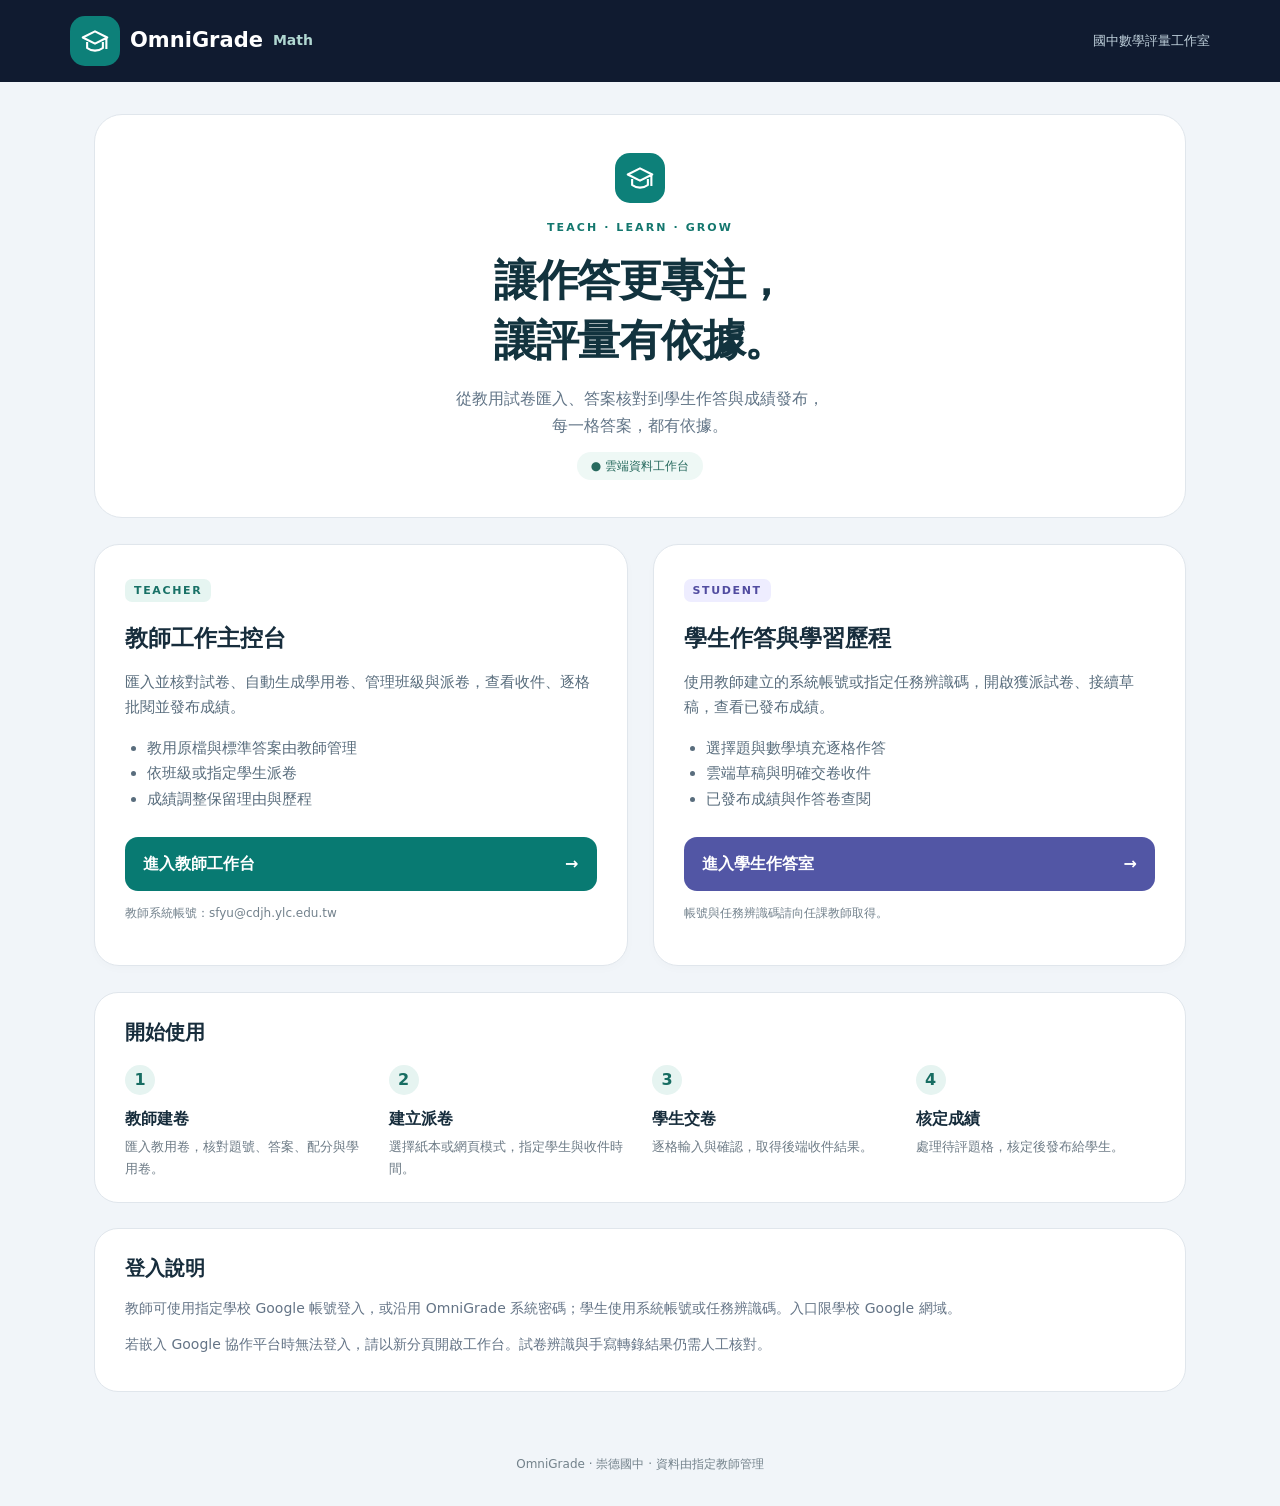
<file: docs/index.html>
<!doctype html><html lang="zh-Hant"><head><meta charset="utf-8"><meta name="viewport" content="width=device-width,initial-scale=1"><meta name="referrer" content="no-referrer"><meta name="description" content="OmniGrade 數學評量入口，教師建卷與批閱、學生作答與成績查詢。"><title>數學科線上評量｜OmniGrade</title><link rel="stylesheet" href="./portal.css"><script src="./config.js" defer></script><script src="./portal.js" defer></script></head><body><header><a class="brand" href="./index.html"><span class="brand-icon"><svg viewBox="0 0 32 32" width="28" height="28" aria-hidden="true"><path d="M2 12 16 5l14 7-14 7zM7 17v7c5 4 13 4 18 0v-7M29 13v12" fill="none" stroke="currentColor" stroke-width="2.4" stroke-linejoin="round"/></svg></span>OmniGrade <small>Math</small></a><span class="header-note">國中數學評量工作室</span></header><main><section class="hero"><span class="hero-icon"><svg viewBox="0 0 32 32" width="28" height="28" aria-hidden="true"><path d="M2 12 16 5l14 7-14 7zM7 17v7c5 4 13 4 18 0v-7M29 13v12" fill="none" stroke="currentColor" stroke-width="2.4" stroke-linejoin="round"/></svg></span><p class="eyebrow">TEACH · LEARN · GROW</p><h1>讓作答更專注，<br>讓評量有依據。</h1><p>從教用試卷匯入、答案核對到學生作答與成績發布，<br class="wide">每一格答案，都有依據。</p><span class="connection">● 雲端資料工作台</span></section><section class="portals" aria-label="選擇身分"><article class="card teacher"><span class="role-label">TEACHER</span><h2>教師工作主控台</h2><p>匯入並核對試卷、自動生成學用卷、管理班級與派卷，查看收件、逐格批閱並發布成績。</p><ul><li>教用原檔與標準答案由教師管理</li><li>依班級或指定學生派卷</li><li>成績調整保留理由與歷程</li></ul><a class="button primary" href="./teacher_console.html" target="_top">進入教師工作台 <span aria-hidden="true">→</span></a><p class="hint">教師系統帳號：sfyu@cdjh.ylc.edu.tw</p></article><article class="card student"><span class="role-label">STUDENT</span><h2>學生作答與學習歷程</h2><p>使用教師建立的系統帳號或指定任務辨識碼，開啟獲派試卷、接續草稿，查看已發布成績。</p><ul><li>選擇題與數學填充逐格作答</li><li>雲端草稿與明確交卷收件</li><li>已發布成績與作答卷查閱</li></ul><a class="button secondary" href="./student_portal.html" target="_top">進入學生作答室 <span aria-hidden="true">→</span></a><p class="hint">帳號與任務辨識碼請向任課教師取得。</p></article></section><section class="guide"><h2>開始使用</h2><ol><li><strong>教師建卷</strong><span>匯入教用卷，核對題號、答案、配分與學用卷。</span></li><li><strong>建立派卷</strong><span>選擇紙本或網頁模式，指定學生與收件時間。</span></li><li><strong>學生交卷</strong><span>逐格輸入與確認，取得後端收件結果。</span></li><li><strong>核定成績</strong><span>處理待評題格，核定後發布給學生。</span></li></ol></section><section class="account-note"><h2>登入說明</h2><p>教師可使用指定學校 Google 帳號登入，或沿用 OmniGrade 系統密碼；學生使用系統帳號或任務辨識碼。入口限學校 Google 網域。</p><p>若嵌入 Google 協作平台時無法登入，請以新分頁開啟工作台。試卷辨識與手寫轉錄結果仍需人工核對。</p></section><noscript><p>可直接使用下方工作台連結：</p><a href="https://script.google.com/a/macros/cdjh.ylc.edu.tw/s/AKfycbzYr2BqiJuHdI8X_KKSsm5ABUbF9nTZg3VzMViZc-_GeqNiPANzVi6TJYt-ul1iWeTE/exec?page=teacher" target="_top">教師工作台</a> · <a href="https://script.google.com/a/macros/cdjh.ylc.edu.tw/s/AKfycbzYr2BqiJuHdI8X_KKSsm5ABUbF9nTZg3VzMViZc-_GeqNiPANzVi6TJYt-ul1iWeTE/exec?page=student" target="_top">學生作答室</a></noscript></main><footer>OmniGrade · 崇德國中 · 資料由指定教師管理</footer></body></html>
</file>
<file: docs/portal.css>
*{box-sizing:border-box}body{margin:0;background:#f1f5f9;color:#172d3c;font:16px/1.7 system-ui,-apple-system,"Microsoft JhengHei",sans-serif}a{color:inherit}header{background:#101b30;color:white;padding:16px max(24px,calc((100vw - 1140px)/2));display:flex;justify-content:space-between;align-items:center;gap:20px}.brand{display:flex;gap:10px;align-items:center;font-size:21px;font-weight:750;text-decoration:none}.brand small{color:#b0d7d1;font-size:14px}.brand-icon,.hero-icon{background:#0d8079;color:white;display:inline-flex;align-items:center;justify-content:center;border-radius:15px;padding:11px}.header-note{font-size:13px;color:#bfd0db}main{max-width:1140px;margin:auto;padding:32px 24px 44px}.hero{text-align:center;border:1px solid #e0e6ec;background:white;padding:38px 20px;border-radius:28px}.hero h1{font-size:clamp(27px,4vw,43px);line-height:1.4;margin:12px 0 15px;color:#12333e;letter-spacing:-.03em}.hero p{color:#627587}.hero .eyebrow{color:#14776e;letter-spacing:.19em;font-size:11px;font-weight:750;margin:16px 0 0}.connection{font-size:12px;border-radius:20px;background:#eef8f5;padding:7px 14px;color:#276a5e}.portals{display:grid;grid-template-columns:1fr 1fr;gap:25px;margin:26px 0}.card{padding:30px;background:white;border:1px solid #e0e6ec;border-radius:25px;box-shadow:0 3px 10px #15353705}.role-label{font-size:11px;letter-spacing:.15em;padding:5px 9px;border-radius:7px;background:#e6f5f1;color:#187166;font-weight:750}.student .role-label{background:#eeedff;color:#514ca0}h2{font-size:23px;margin:17px 0 9px}p{margin:12px 0}.card p,.card ul{color:#596d7d;font-size:15px}.card ul{padding-left:22px;margin-bottom:25px}.button{display:flex;justify-content:space-between;align-items:center;border-radius:13px;padding:13px 18px;font-weight:700;text-decoration:none;transition:background .2s}.primary{background:#087a72;color:white}.primary:hover{background:#075e58}.secondary{background:#5256a5;color:white}.secondary:hover{background:#414486}.card .hint{font-size:12px;color:#73828d}.guide,.account-note{border-radius:24px;background:white;border:1px solid #e0e6ec;padding:22px 30px;margin-top:25px}.guide h2,.account-note h2{margin-top:0;font-size:20px}.guide ol{list-style:none;padding:0;margin:16px 0 0;display:grid;grid-template-columns:repeat(4,1fr);gap:24px;counter-reset:step}.guide li{counter-increment:step}.guide li:before{content:counter(step);display:flex;align-items:center;justify-content:center;background:#e6f4f1;color:#176d62;width:30px;height:30px;border-radius:50%;margin-bottom:10px;font-weight:750}.guide strong{display:block}.guide span{display:block;color:#6d7b86;font-size:13px;margin-top:4px}.account-note p{font-size:14px;color:#647486}.handoff{max-width:700px;text-align:center;padding-top:60px;min-height:75vh}.handoff h1{font-size:28px}.handoff .button{justify-content:center;margin-top:25px}.new-tab,.home-link{display:inline-block;margin:15px 9px;color:#367b76;font-size:14px}footer{text-align:center;color:#73828b;font-size:12px;padding:18px 24px 32px}:focus-visible{outline:3px solid #e6a830;outline-offset:4px}@media(max-width:700px){header{padding:13px 18px}.header-note{display:none}main{padding:20px 15px 28px}.hero{padding:27px 14px}.wide{display:none}.portals{grid-template-columns:1fr;gap:18px;margin:20px 0}.card{padding:24px}.guide,.account-note{padding:21px}.guide ol{grid-template-columns:1fr 1fr;gap:20px}.handoff{padding-top:30px}}@media(prefers-reduced-motion:reduce){*{transition:none!important}}
</file>
